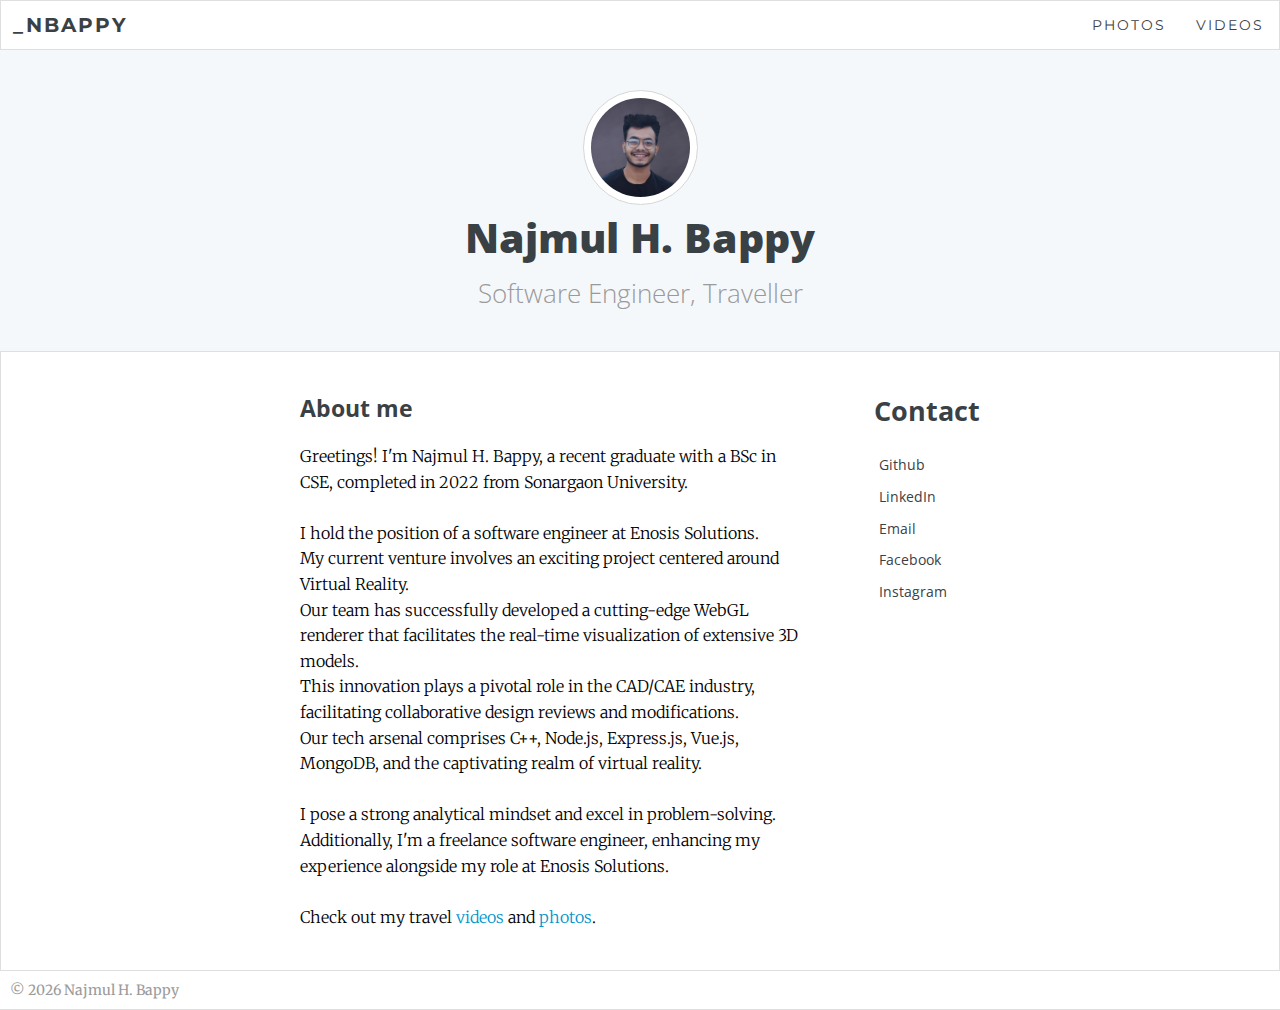
<file: index.html>
<!DOCTYPE html>
<html lang="en">
<head>
    <meta charset="UTF-8"/>
    <meta http-equiv="X-UA-Compatible" content="IE=edge"/>
    <meta name="viewport" content="width=device-width, initial-scale=1.0"/>
    <meta
            name="description"
            content="Najmul H. Bappy , bappy4u , software engineer"
    />
    <title>Home | Najmul H. Bappy</title>
    <link
            rel="icon"
            href="./assets/images/icon/icon.png"
            type="image/gif"
            sizes="16x16"
    />

    <link rel="preconnect" href="https://fonts.googleapis.com"/>
    <link rel="preconnect" href="https://fonts.gstatic.com" crossorigin/>
    <link rel="stylesheet" href="https://cdnjs.cloudflare.com/ajax/libs/font-awesome/6.5.1/css/all.min.css"
          integrity="sha512-DTOQO9RWCH3ppGqcWaEA1BIZOC6xxalwEsw9c2QQeAIftl+Vegovlnee1c9QX4TctnWMn13TZye+giMm8e2LwA=="
          crossorigin="anonymous" referrerpolicy="no-referrer"/>
    <link
            href="https://fonts.googleapis.com/css2?family=Montserrat:wght@600;700&family=Open+Sans:wght@300;400;600;700&family=Merriweather:wght@300;400;700&display=swap"
            rel="stylesheet"
    />
    <!-- Latest compiled and minified CSS -->

    <!-- <link type="text/css" rel="stylesheet" href="assets/css/style.css" /> -->
    <link type="text/css" rel="stylesheet" href="./assets/css/base.css"/>
</head>
<body>
<div class="main">
    <div class="menu">
        <nav>
            <div class="left-side-menu">
                <div class="brand">
                    <a href="#">_nBappy</a>
                </div>
            </div>
            <div class="right-side-menu">
                <div class="navbar">
                    <div class="ul">
                        <ul>
                            <!--                  <li><a href="./writings" class="menu-item">writing</a></li>-->
                            <!--                  <li>-->
                            <!--                    <a href="./projects" class="menu-item" id="m-caseStudy"-->
                            <!--                      >case study</a-->
                            <!--                    >-->
                            <!--                  </li>-->
                            <li><a href="./photos" class="menu-item">photos</a></li>
                            <li><a href="./videos" class="menu-item">videos</a></li>
                        </ul>
                    </div>
                </div>
            </div>
        </nav>
    </div>
    <header>
        <div class="info pd-40">
            <div class="container">
                <div class="photo">
                    <a href="" class="img"
                    ><img src="./assets/images/najmul-h-bappy.jpg" alt=""
                    /></a>
                </div>
                <div class="title">
                    <div class="name"><h1 class="title">Najmul H. Bappy</h1></div>
                </div>
                <div class="sub-title">
                    <h2>Software Engineer, Traveller</h2>
                </div>
            </div>
        </div>
    </header>
    <section class="home-body border-top pd-40">
        <div class="container b-content">
            <div class="about-me">
                <div class="sec-title"><h2 class="title">About me</h2></div>
                <div class="content">
                    <p class="about-detail">
                        Greetings! I'm Najmul H. Bappy, a recent graduate with a BSc in CSE, completed in 2022 from
                        Sonargaon University.
                        <br/>
                        <br/>
                        I hold the position of a software engineer at Enosis Solutions.<br/>
                        My current venture involves an exciting project centered around Virtual Reality.<br/>
                        Our team has successfully developed a cutting-edge WebGL renderer that facilitates the real-time
                        visualization of extensive 3D models.<br/>
                        This innovation plays a pivotal role in the CAD/CAE industry, facilitating collaborative design
                        reviews and modifications.<br/>
                        Our tech arsenal comprises C++, Node.js, Express.js, Vue.js, MongoDB, and the captivating realm
                        of virtual reality.<br/>
                        <br/>

                        I pose a strong analytical mindset and excel in problem-solving. <br/>
                        Additionally, I'm a freelance software engineer, enhancing my experience alongside my role at
                        Enosis Solutions.
                        <br>
                        <br>
                        Check out my travel
                        <a href="./videos" class="link">videos</a> and
                        <a href="./photos" class="link">photos</a>.

                    </p>
                </div>
            </div>
            <div class="contact">
                <div class="title">
                    <h3 class="title">Contact</h3>
                </div>
                <div class="social-link">
                    <ul>
                        <li>
                            <a
                                    href="https://github.com/Bappy4u"
                                    class="link"
                                    target="_blank"
                            ><i
                                    class="fab fa-fw fa-2x fa-github-square valign-middle"
                            ></i>
                                Github</a
                            >
                        </li>
                        <li>
                            <a
                                    href="https://www.linkedin.com/in/bappy4u/"
                                    class="link"
                                    target="_blank"
                            ><i
                                    class="fab fa-fw fa-2x fa-linkedin valign-middle"
                            ></i>
                                LinkedIn</a
                            >
                        </li>
                        <li>
                            <a
                                    href="mailto:http.bappy@gmail.com"
                                    class="link"
                                    target="_blank"
                            ><i
                                    class="fas fa-fw fa-2x fa-envelope-square valign-middle"
                            ></i>
                                Email</a
                            >
                        </li>
                        <li>
                            <a
                                    href="https://www.facebook.com/Bappy4u"
                                    class="link"
                                    target="_blank"
                            ><i
                                    class="fab fa-fw fa-2x fa-facebook-square valign-middle"
                            ></i>
                                <span></span>Facebook</a
                            >
                        </li>
                        <li>
                            <a
                                    href="https://www.instagram.com/bappy4u/"
                                    class="link"
                                    target="_blank"
                            ><i
                                    class="fab fa-fw fa-2x fa-instagram-square valign-middle"
                            ></i>
                                Instagram</a
                            >
                        </li>
                    </ul>
                </div>
            </div>
        </div>
    </section>
    <footer>
        <div class="footer-txt">
            &copy;
            <span id="copyright"> </span>
            Najmul H. Bappy
        </div>
        <div class="social-media">
            <ul>
                <li>
                    <a href="https://github.com/Bappy4u"
                    ><i class="fab fa-fw fa-2x fa-github-square valign-middle"></i
                    ></a>
                </li>
                <li>
                    <a href="https://www.linkedin.com/in/bappy4u/" target="_blank"
                    ><i
                            class="fab fa-fw fa-2x fa-linkedin valign-middle"
                    ></i>
                    </a>
                </li>
                <li>
                    <a href="https://www.facebook.com/Bappy4u" target="_blank"
                    ><i
                            class="fab fa-fw fa-2x fa-facebook-square valign-middle"
                    ></i>
                        <span></span
                        ></a>
                </li>
            </ul>
        </div>
    </footer>
</div>
</body>
<script src="./assets/js/main.js"></script>
</html>
</file>
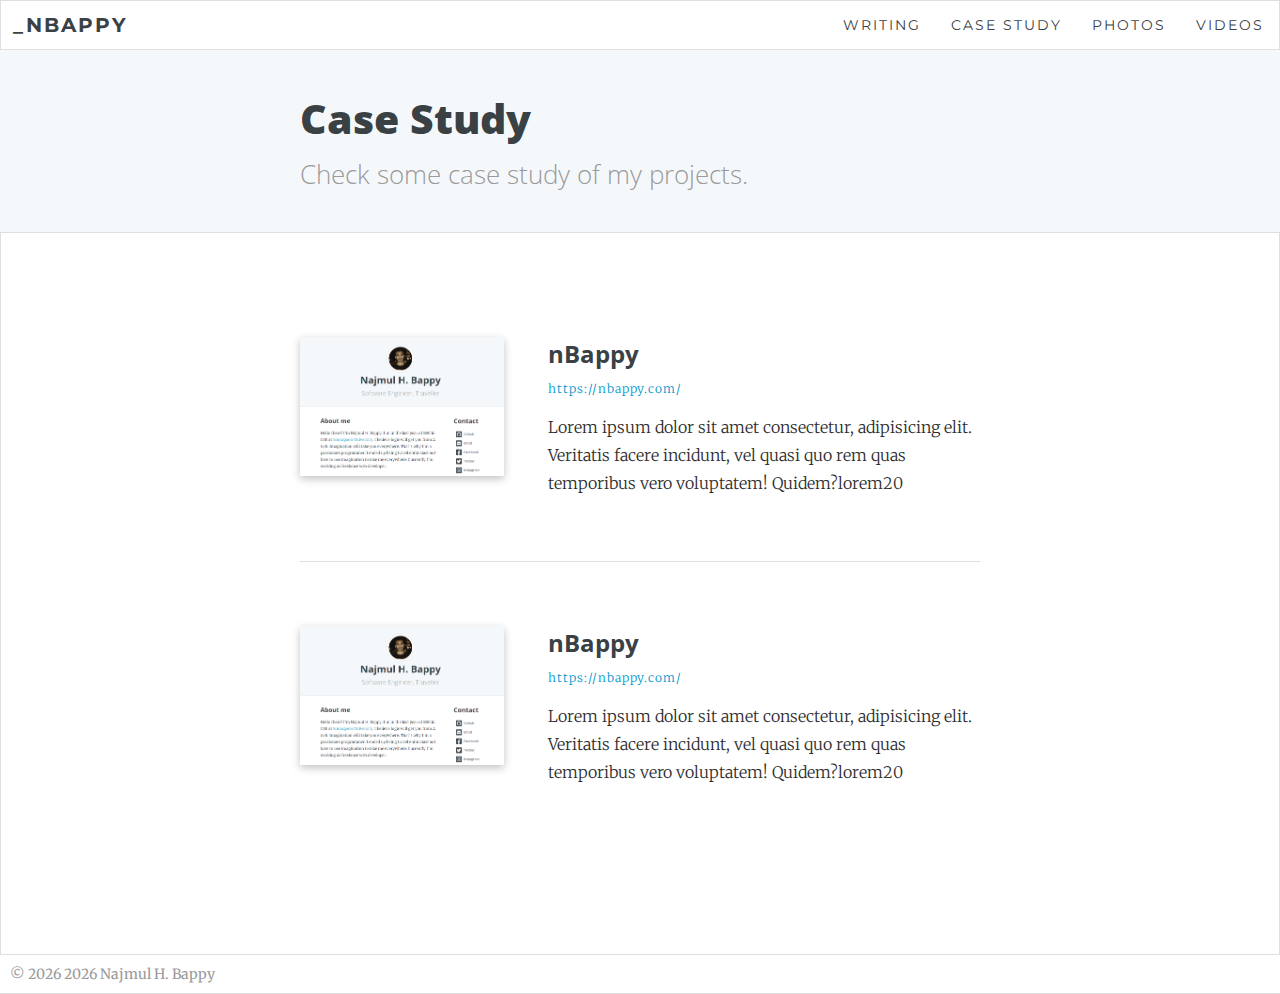
<file: projects/index.html>
<!DOCTYPE html>
<html lang="en">
  <head>
    <meta charset="UTF-8" />
    <meta http-equiv="X-UA-Compatible" content="IE=edge" />
    <meta name="viewport" content="width=device-width, initial-scale=1.0" />
    <meta
      name="description"
      content="Najmul H. Bappy , bappy4u , software engineer"
    />
    <title>Projects | Najmul H. Bappy</title>
    <link
      rel="icon"
      href="./../assets/images/icon/icon.png"
      type="image/gif"
      sizes="16x16"
    />

    <link rel="preconnect" href="https://fonts.googleapis.com" />
    <link rel="preconnect" href="https://fonts.gstatic.com" crossorigin />
    <link
      rel="stylesheet"
      href="https://cdnjs.cloudflare.com/ajax/libs/font-awesome/5.15.3/css/all.min.css"
      integrity="sha512-iBBXm8fW90+nuLcSKlbmrPcLa0OT92xO1BIsZ+ywDWZCvqsWgccV3gFoRBv0z+8dLJgyAHIhR35VZc2oM/gI1w=="
      crossorigin="anonymous"
      referrerpolicy="no-referrer"
    />
    <link
      href="https://fonts.googleapis.com/css2?family=Montserrat:wght@600;700&family=Open+Sans:wght@300;400;600;700&family=Merriweather:wght@300;400;700&display=swap"
      rel="stylesheet"
    />

    <!-- <link type="text/css" rel="stylesheet" href="assets/css/style.css" /> -->
    <link type="text/css" rel="stylesheet" href="./../assets/css/base.css" />
    <link type="text/css" rel="stylesheet" href="./../assets/css/post.css" />
  </head>
  <body>
    <div class="main">
      <div class="menu">
        <nav>
          <div class="left-side-menu">
            <div class="brand">
              <a href="./">_nBappy</a>
            </div>
          </div>
          <div class="right-side-menu">
            <div class="navbar">
              <div class="ul">
                <ul>
                  <li><a href="./../writings" class="menu-item">writing</a></li>
                  <li>
                    <a href="./../projects" class="menu-item" id="m-caseStudy"
                      >case study</a
                    >
                  </li>
                  <li><a href="./../photos" class="menu-item">photos</a></li>
                  <li><a href="./../videos" class="menu-item">videos</a></li>
                </ul>
              </div>
            </div>
          </div>
        </nav>
      </div>
      <header>
        <div class="info pd-40">
          <div class="nt-home container">
            <div class="title">
              <div class="name"><h1 class="title">Case Study</h1></div>
            </div>
            <div class="sub-title">
              <h2>Check some case study of my projects.</h2>
            </div>
          </div>
        </div>
      </header>
      <section class="home-body border-top pd-40">
        <div class="container">
          <main>
            <div class="post-item">
              <div class="photo">
                <a href="./single-project.html">
                  <img src="./../assets/images/project1.png" alt="" />
                </a>
              </div>
              <div class="des">
                <a href="./single-project.html">
                  <h3>nBappy</h3>
                </a>
                <a class="link" href="https://nbappy.me/" target="_blank"
                  >https://nbappy.com/</a
                >
                <a href="./single-project.html">
                  <div class="short-des">
                    Lorem ipsum dolor sit amet consectetur, adipisicing elit.
                    Veritatis facere incidunt, vel quasi quo rem quas temporibus
                    vero voluptatem! Quidem?lorem20
                  </div>
                </a>
              </div>
            </div>
            <div class="post-item">
              <div class="photo">
                <a href="./single-project.html">
                  <img src="./../assets/images/project1.png" alt="" />
                </a>
              </div>
              <div class="des">
                <a href="./projects/single-project.html">
                  <h3>nBappy</h3>
                </a>
                <a class="link" href="https://nbappy.me/" target="_blank"
                  >https://nbappy.com/</a
                >
                <a href="./single-project.html">
                  <div class="short-des">
                    Lorem ipsum dolor sit amet consectetur, adipisicing elit.
                    Veritatis facere incidunt, vel quasi quo rem quas temporibus
                    vero voluptatem! Quidem?lorem20
                  </div>
                </a>
              </div>
            </div>
          </main>
        </div>
      </section>
      <footer>
        <div class="footer-txt">
          &copy;
          <span id="copyright">
            <script>
              document
                .getElementById("copyright")
                .appendChild(document.createTextNode(new Date().getFullYear()));
            </script>
          </span>
          Najmul H. Bappy
        </div>
        <div class="social-media">
          <ul>
            <li>
              <a href="https://github.com/Bappy4u"
                ><i class="fab fa-fw fa-2x fa-github-square valign-middle"></i
              ></a>
            </li>
            <li>
              <a href="mailto:http.bappy@gmail.com" target="_blank"
                ><i
                  class="fas fa-fw fa-2x fa-envelope-square valign-middle"
                ></i>
              </a>
            </li>
            <li>
              <a href="https://www.facebook.com/Bappy4u" target="_blank"
                ><i
                  class="fab fa-fw fa-2x fa-facebook-square valign-middle"
                ></i>
                <span></span
              ></a>
            </li>
          </ul>
        </div>
      </footer>
    </div>
    <script src="./../assets/js/main.js"></script>
  </body>
</html>
</file>
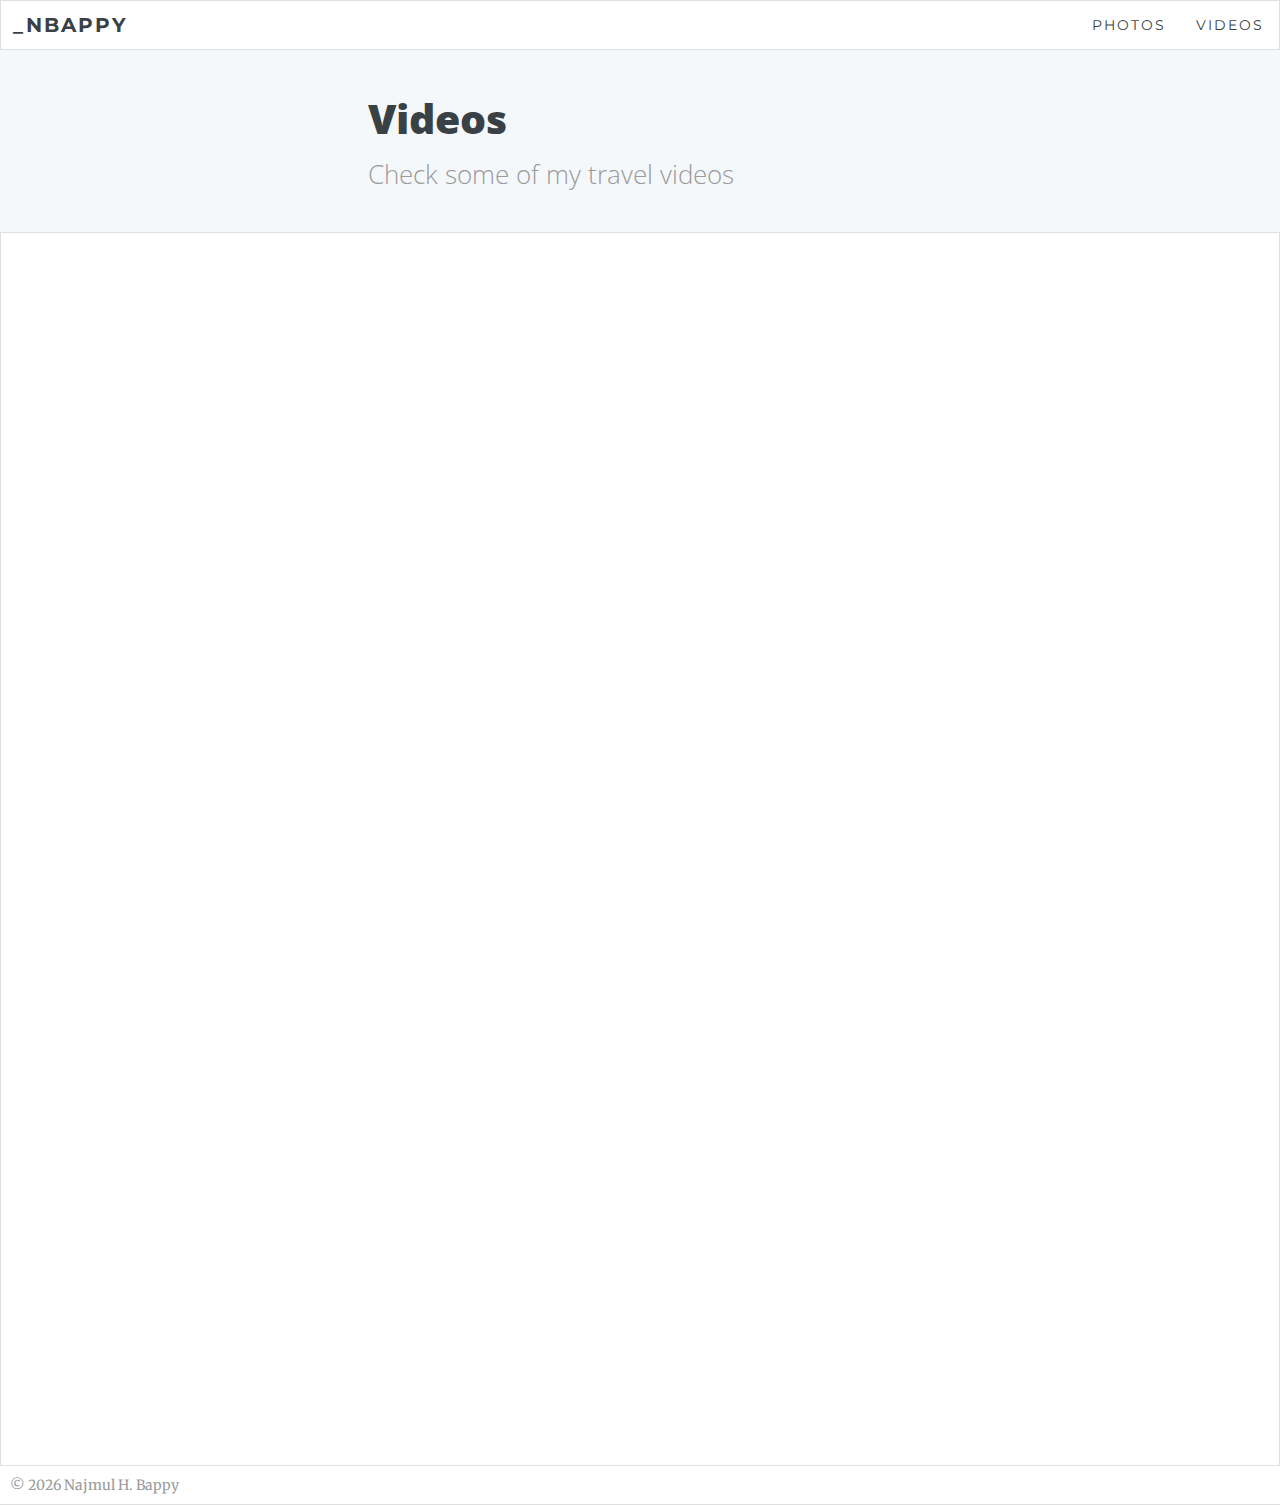
<file: videos/index.html>
<!DOCTYPE html>
<html lang="en">
  <head>
    <meta charset="UTF-8" />
    <meta http-equiv="X-UA-Compatible" content="IE=edge" />
    <meta name="viewport" content="width=device-width, initial-scale=1.0" />
    <meta
      name="description"
      content="Najmul H. Bappy , bappy4u , software engineer"
    />
    <title>Videos | Najmul H. Bappy</title>
    <link
      rel="icon"
      href="./../assets/images/icon/icon.png"
      type="image/gif"
      sizes="16x16"
    />

    <link rel="preconnect" href="https://fonts.googleapis.com" />
    <link rel="preconnect" href="https://fonts.gstatic.com" crossorigin />
    <link
      rel="stylesheet"
      href="https://cdnjs.cloudflare.com/ajax/libs/font-awesome/5.15.3/css/all.min.css"
      integrity="sha512-iBBXm8fW90+nuLcSKlbmrPcLa0OT92xO1BIsZ+ywDWZCvqsWgccV3gFoRBv0z+8dLJgyAHIhR35VZc2oM/gI1w=="
      crossorigin="anonymous"
      referrerpolicy="no-referrer"
    />
    <link
      href="https://fonts.googleapis.com/css2?family=Montserrat:wght@600;700&family=Open+Sans:wght@300;400;600;700&family=Merriweather:wght@300;400;700&display=swap"
      rel="stylesheet"
    />

    <!-- <link type="text/css" rel="stylesheet" href="assets/css/style.css" /> -->
    <link type="text/css" rel="stylesheet" href="../assets/css/base.css" />
  </head>
  <body>
    <div class="main">
      <div class="menu">
        <nav>
          <div class="left-side-menu">
            <div class="brand">
              <a href="./../">_nBappy</a>
            </div>
          </div>
          <div class="right-side-menu">
            <div class="navbar">
              <div class="ul">
                <ul>
<!--                  <li><a href="./../writings" class="menu-item">writing</a></li>-->
<!--                  <li>-->
<!--                    <a href="./../projects" class="menu-item" id="m-caseStudy"-->
<!--                      >case study</a-->
<!--                    >-->
<!--                  </li>-->
                  <li><a href="./../photos" class="menu-item">photos</a></li>
                  <li><a href="./../videos" class="menu-item">videos</a></li>
                </ul>
              </div>
            </div>
          </div>
        </nav>
      </div>
      <header>
        <div class="info pd-40">
          <div class="nt-home container">
            <div class="container">
              <div class="title">
                <div class="name"><h1 class="title">Videos</h1></div>
              </div>
              <div class="sub-title">
                <h2>Check some of my travel videos</h2>
              </div>
            </div>
          </div>
        </div>
      </header>
      <section class="home-body border-top pd-40">
        <div class="container">
          <div class="video">
            <div class="player">
              <div class="frame">
                <iframe
                  src="https://www.youtube-nocookie.com/embed/nSlT12hw4IA"
                  title="YouTube video player"
                  frameborder="0"
                  allow="accelerometer; autoplay; clipboard-write; encrypted-media; gyroscope; picture-in-picture"
                  allowfullscreen
                ></iframe>
              </div>
              <div class="frame">
                <iframe
                  src="https://www.youtube-nocookie.com/embed/z5b9WgruBKY"
                  title="YouTube video player"
                  frameborder="0"
                  allow="accelerometer; autoplay; clipboard-write; encrypted-media; gyroscope; picture-in-picture"
                  allowfullscreen
                ></iframe>
              </div>
              <div class="frame">
                <iframe
                  src="https://www.youtube-nocookie.com/embed/rO6NN3lI6Do"
                  title="YouTube video player"
                  frameborder="0"
                  allow="accelerometer; autoplay; clipboard-write; encrypted-media; gyroscope; picture-in-picture"
                  allowfullscreen
                ></iframe>
              </div>
            </div>
          </div>
        </div>
      </section>
      <footer>
        <div class="footer-txt">
          &copy;
          <span id="copyright"> </span>
          Najmul H. Bappy
        </div>
        <div class="social-media">
          <ul>
            <li>
              <a href="https://github.com/Bappy4u"
                ><i class="fab fa-fw fa-2x fa-github-square valign-middle"></i
              ></a>
            </li>
            <li>
              <a href="https://www.linkedin.com/in/bappy4u/" target="_blank"
              ><i
                      class="fab fa-fw fa-2x fa-linkedin valign-middle"
              ></i>
              </a>
            </li>
            <li>
              <a href="https://www.facebook.com/Bappy4u" target="_blank"
                ><i
                  class="fab fa-fw fa-2x fa-facebook-square valign-middle"
                ></i>
                <span></span
              ></a>
            </li>
          </ul>
        </div>
      </footer>
    </div>
    <script src="./../assets/js/main.js"></script>
  </body>
</html>
</file>
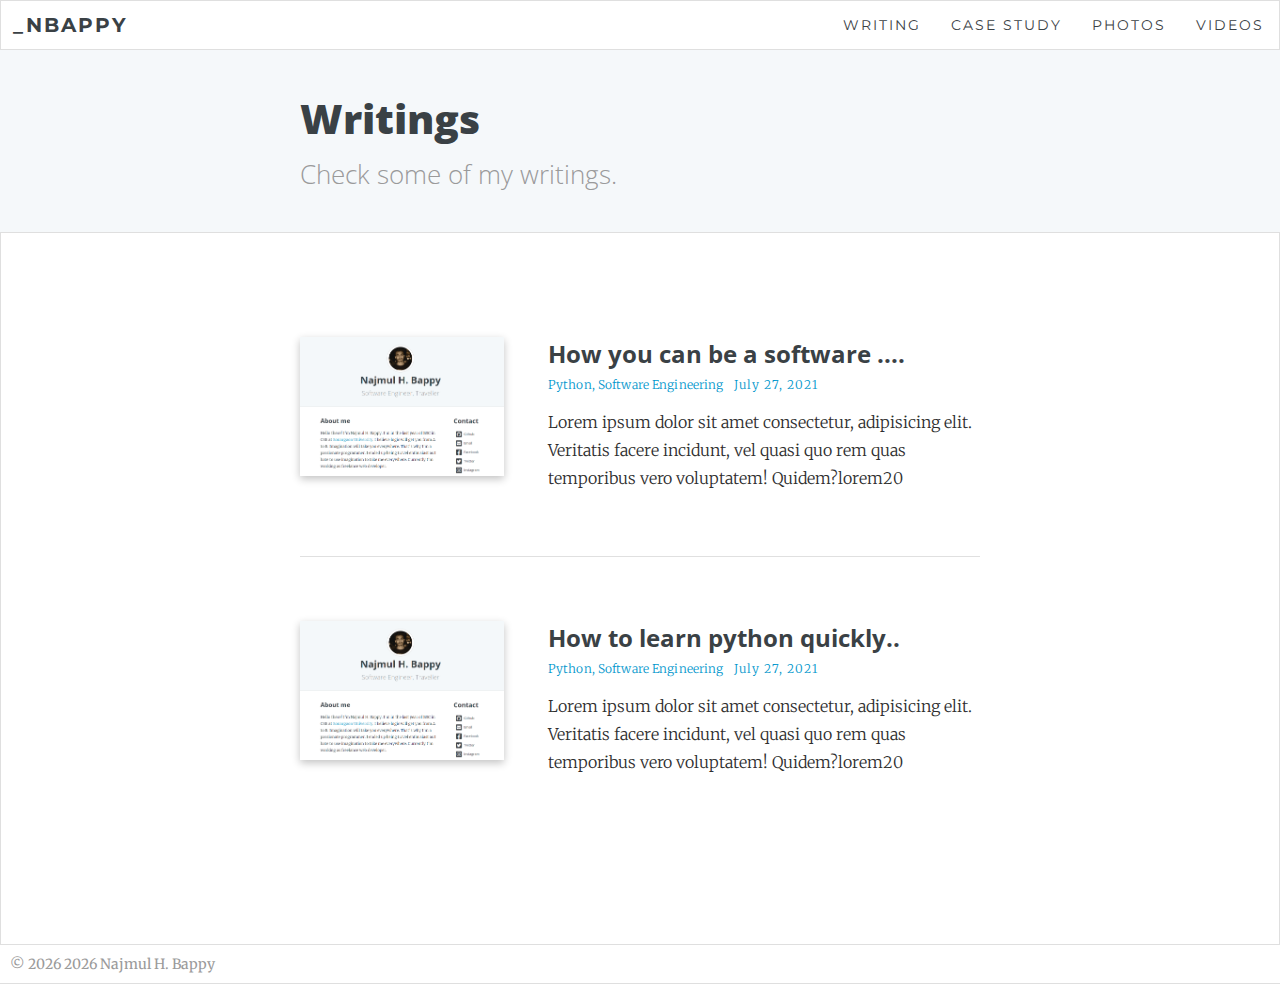
<file: writings/index.html>
<!DOCTYPE html>
<html lang="en">
  <head>
    <meta charset="UTF-8" />
    <meta http-equiv="X-UA-Compatible" content="IE=edge" />
    <meta name="viewport" content="width=device-width, initial-scale=1.0" />
    <meta
      name="description"
      content="Najmul H. Bappy , bappy4u , software engineer"
    />
    <title>Home | Najmul H. Bappy</title>
    <link
      rel="icon"
      href="./../assets/images/icon/icon.png"
      type="image/gif"
      sizes="16x16"
    />

    <link rel="preconnect" href="https://fonts.googleapis.com" />
    <link rel="preconnect" href="https://fonts.gstatic.com" crossorigin />
    <link
      rel="stylesheet"
      href="https://cdnjs.cloudflare.com/ajax/libs/font-awesome/5.15.3/css/all.min.css"
      integrity="sha512-iBBXm8fW90+nuLcSKlbmrPcLa0OT92xO1BIsZ+ywDWZCvqsWgccV3gFoRBv0z+8dLJgyAHIhR35VZc2oM/gI1w=="
      crossorigin="anonymous"
      referrerpolicy="no-referrer"
    />
    <link
      href="https://fonts.googleapis.com/css2?family=Montserrat:wght@600;700&family=Open+Sans:wght@300;400;600;700&family=Merriweather:wght@300;400;700&display=swap"
      rel="stylesheet"
    />

    <!-- <link type="text/css" rel="stylesheet" href="assets/css/style.css" /> -->
    <link type="text/css" rel="stylesheet" href="./../assets/css/base.css" />
    <link type="text/css" rel="stylesheet" href="./../assets/css/post.css" />
  </head>
  <body>
    <div class="main">
      <div class="menu">
        <nav>
          <div class="left-side-menu">
            <div class="brand">
              <a href="https://nbappy.me/">_nBappy</a>
            </div>
          </div>
          <div class="right-side-menu">
            <div class="navbar">
              <div class="ul">
                <ul>
                  <li><a href="./../writings" class="menu-item">writing</a></li>
                  <li>
                    <a href="../projects" class="menu-item" id="m-caseStudy"
                      >case study</a
                    >
                  </li>
                  <li><a href="./../photos" class="menu-item">photos</a></li>
                  <li><a href="./../videos" class="menu-item">videos</a></li>
                </ul>
              </div>
            </div>
          </div>
        </nav>
      </div>
      <header>
        <div class="info pd-40">
          <div class="nt-home container">
            <div class="title">
              <div class="name"><h1 class="title">Writings</h1></div>
            </div>
            <div class="sub-title">
              <h2>Check some of my writings.</h2>
            </div>
          </div>
        </div>
      </header>
      <section class="home-body border-top pd-40">
        <div class="container">
          <main>
            <div class="post-item">
              <div class="photo">
                <a href="./../projects/single-project.html">
                  <img src="./../assets/images/project1.png" alt="" />
                </a>
              </div>
              <div class="des">
                <a href="./../projects/single-project.html">
                  <h3>How you can be a software ....</h3>
                </a>
                <div class="meta link">
                  <i class="fa fa-tags" aria-hidden="true"></i>
                  <a class="link" href="./../writings/tag/python"
                    >Python, Software Engineering
                  </a>
                  &nbsp;
                  <i class="fa fa-calendar" aria-hidden="true"></i> July 27,
                  2021
                </div>
                <a href="./../projects/single-project.html">
                  <div class="short-des">
                    Lorem ipsum dolor sit amet consectetur, adipisicing elit.
                    Veritatis facere incidunt, vel quasi quo rem quas temporibus
                    vero voluptatem! Quidem?lorem20
                  </div>
                </a>
              </div>
            </div>
            <div class="post-item">
              <div class="photo">
                <a href="./../projects/single-project.html">
                  <img src="./../assets/images/project1.png" alt="" />
                </a>
              </div>
              <div class="des">
                <a href="./../projects/single-project.html">
                  <h3>How to learn python quickly..</h3>
                </a>
                <div class="meta link">
                  <i class="fa fa-tags" aria-hidden="true"></i>
                  <a class="link" href="./../writings/tag/python"
                    >Python, Software Engineering
                  </a>
                  &nbsp;
                  <i class="fa fa-calendar" aria-hidden="true"></i> July 27,
                  2021
                </div>
                <a href="./../projects/single-project.html">
                  <div class="short-des">
                    Lorem ipsum dolor sit amet consectetur, adipisicing elit.
                    Veritatis facere incidunt, vel quasi quo rem quas temporibus
                    vero voluptatem! Quidem?lorem20
                  </div>
                </a>
              </div>
            </div>
          </main>
        </div>
      </section>
      <footer>
        <div class="footer-txt">
          &copy;
          <span id="copyright">
            <script>
              document
                .getElementById("copyright")
                .appendChild(document.createTextNode(new Date().getFullYear()));
            </script>
          </span>
          Najmul H. Bappy
        </div>
        <div class="social-media">
          <ul>
            <li>
              <a href="https://github.com/Bappy4u"
                ><i class="fab fa-fw fa-2x fa-github-square valign-middle"></i
              ></a>
            </li>
            <li>
              <a href="mailto:http.bappy@gmail.com" target="_blank"
                ><i
                  class="fas fa-fw fa-2x fa-envelope-square valign-middle"
                ></i>
              </a>
            </li>
            <li>
              <a href="https://www.facebook.com/Bappy4u" target="_blank"
                ><i
                  class="fab fa-fw fa-2x fa-facebook-square valign-middle"
                ></i>
                <span></span
              ></a>
            </li>
          </ul>
        </div>
      </footer>
    </div>
    <script src="./../assets/js/main.js"></script>
  </body>
</html>
</file>
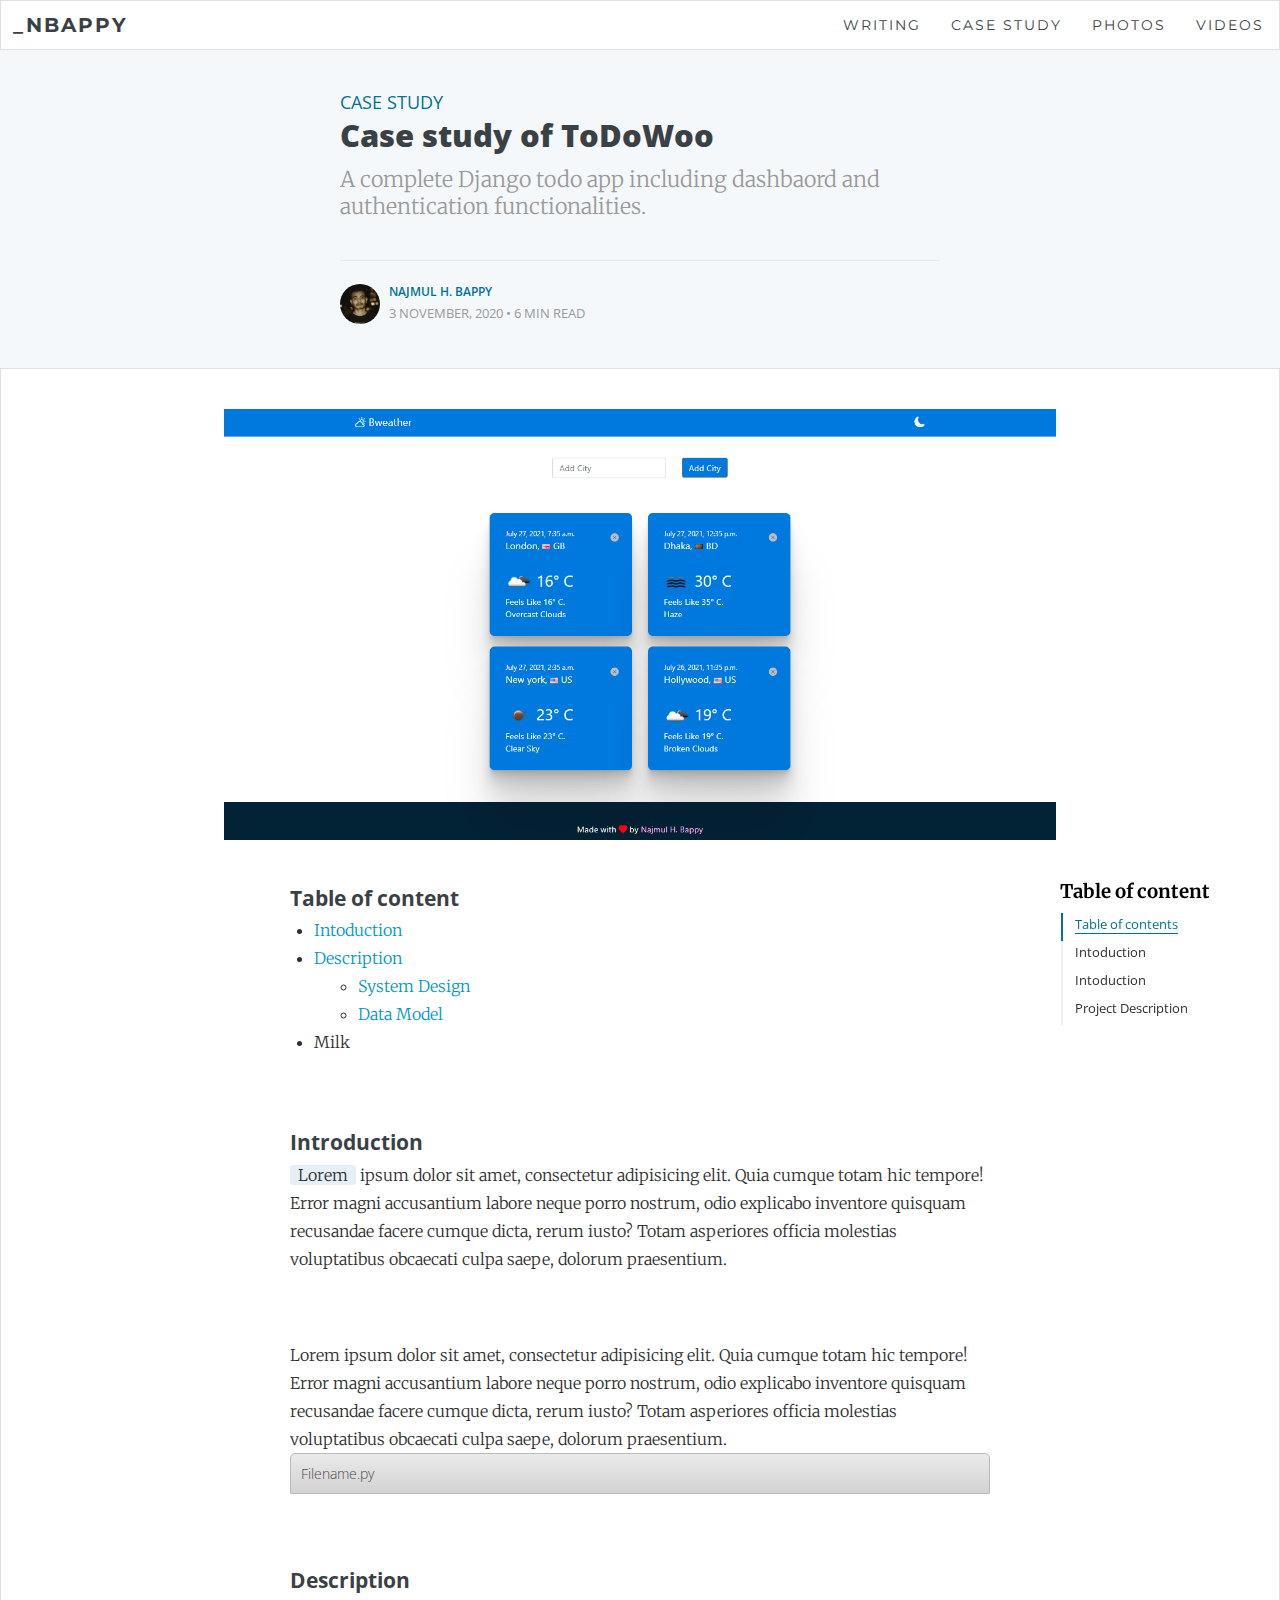
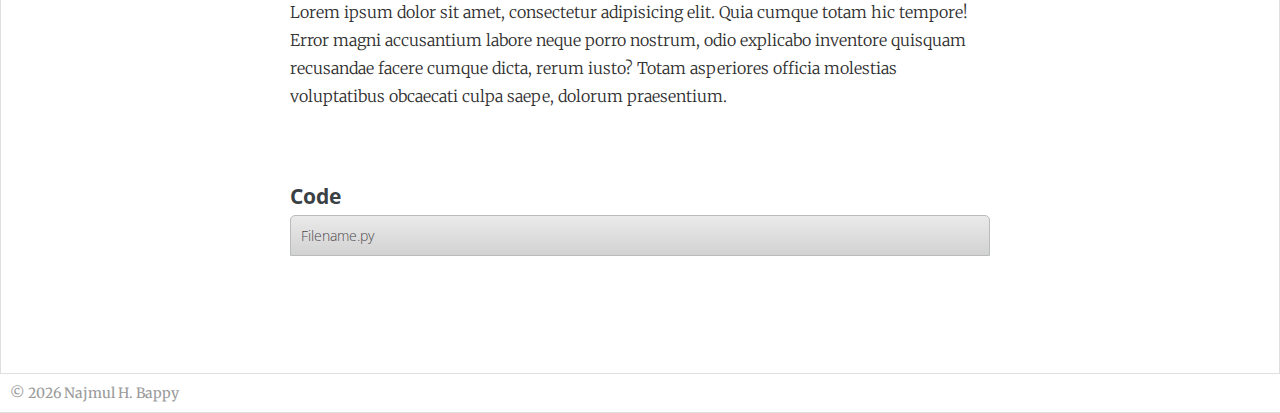
<file: projects/single-project.html>
<!DOCTYPE html>
<html lang="en">
  <head>
    <meta charset="UTF-8" />
    <meta http-equiv="X-UA-Compatible" content="IE=edge" />
    <meta name="viewport" content="width=device-width, initial-scale=1.0" />
    <meta
      name="description"
      content="Najmul H. Bappy , bappy4u , software engineer"
    />
    <title>project title | Najmul H. Bappy</title>
    <link
      rel="icon"
      href="./../assets/images/icon/icon.png"
      type="image/gif"
      sizes="16x16"
    />

    <link rel="preconnect" href="https://fonts.googleapis.com" />
    <link rel="preconnect" href="https://fonts.gstatic.com" crossorigin />
    <link
      rel="stylesheet"
      href="https://cdnjs.cloudflare.com/ajax/libs/font-awesome/5.15.3/css/all.min.css"
      integrity="sha512-iBBXm8fW90+nuLcSKlbmrPcLa0OT92xO1BIsZ+ywDWZCvqsWgccV3gFoRBv0z+8dLJgyAHIhR35VZc2oM/gI1w=="
      crossorigin="anonymous"
      referrerpolicy="no-referrer"
    />

    <link
      href="https://fonts.googleapis.com/css2?family=Montserrat:wght@600;700&family=Open+Sans:wght@300;400;600;700&family=Merriweather:wght@300;400;700&display=swap"
      rel="stylesheet"
    />

    <!-- <link type="text/css" rel="stylesheet" href="assets/css/style.css" /> -->
    <link type="text/css" rel="stylesheet" href="./../assets/css/gist-dark.css" />
    <link type="text/css" rel="stylesheet" href="./../assets/css/base.css" />
    <link type="text/css" rel="stylesheet" href="./../assets/css/post.css" />
    <style></style>
  </head>
  <body>
    <div class="main">
      <div class="menu">
        <nav>
          <div class="left-side-menu">
            <div class="brand">
              <a href="/">_nBappy</a>
            </div>
          </div>
          <div class="right-side-menu">
            <div class="navbar">
              <div class="ul">
                <ul>
                  <li><a href="./../writings" class="menu-item">writing</a></li>
                  <li><a href="./../projects" class="menu-item">case study</a></li>
                  <li><a href="./../photos" class="menu-item">photos</a></li>
                  <li><a href="./../videos" class="menu-item">videos</a></li>
                </ul>
              </div>
            </div>
          </div>
        </nav>
      </div>
      <header>
        <div class="info pd-40 container">
          <div class="title">
            <div class="name">
              <div class="single-post-top-title">case study</div>
              <h1 class="title single-post-title">Case study of ToDoWoo</h1>
            </div>
          </div>
          <div class="sub-title single-post-sub-title">
            <h2>
              A complete Django todo app including dashbaord and authentication
              functionalities.
            </h2>
          </div>
          <div class="post-details">
            <div class="a-avatar">
              <img src="./../assets/images/najmul-h-bappy-black2.jpg" alt="" />
            </div>
            <div class="det">
              <div class="a-name">
                <span class="a-name"><a href="">Najmul H. Bappy</a></span>
              </div>
              <div class="pub-date">
                <span class="pub-date">3 NOVEMBER, 2020</span>
                <span class="bull">•</span>
                <span class="read-time">6 min read</span>
              </div>
            </div>
          </div>
        </div>
      </header>
      <section class="home-body border-top pd-40">
        <div class="post-main-content">
          <article>
          <img src="./../assets/images/project2.png" alt="" />
            <div class="post-full-content" id="post-content">
              <aside class="toc">
                <nav>
                  <h3>Table of content</h3>
                  <ul>
                    <li>
                      <a href="#table-of-content">Table of contents</a>
                    </li>
                    <li><a href="#item-2">Intoduction</a></li>
                    <li><a href="#item-3">Intoduction</a></li>
                    <li><a href="#item-4">Project Description</a></li>
                  </ul>
                </nav>
              </aside>
              <div class="post-content">
                <div id="table-of-content">
                  

                  <h3 class="title">Table of content</h3>
                  <p>
                    <ul>
                      <li><a href="#item-2">Intoduction</a></li>
                      <li><a href="#item-2">Description</a>
                        <ul>
                          <li><a href="#item-2">System Design</a></li>
                          <li><a href="#item-2">Data Model</a></li>
                        </ul>
                      </li>
                      <li>Milk</li>
                    </ul>

                  </p>
                </div>
                <br />
                <div id="item-2">
                <h3 class="title">Introduction</h3>
                  <span class="im">Lorem</span> ipsum dolor sit amet, consectetur adipisicing elit. Quia
                  cumque totam hic tempore! Error magni accusantium labore neque
                  porro nostrum, odio explicabo inventore quisquam recusandae
                  facere cumque dicta, rerum iusto? Totam asperiores officia
                  molestias voluptatibus obcaecati culpa saepe, dolorum
                  praesentium.
                </div>
                <br />
                <div id="item-3">
                  Lorem ipsum dolor sit amet, consectetur adipisicing elit. Quia
                  cumque totam hic tempore! Error magni accusantium labore neque
                  porro nostrum, odio explicabo inventore quisquam recusandae
                  facere cumque dicta, rerum iusto? Totam asperiores officia
                  molestias voluptatibus obcaecati culpa saepe, dolorum
                  praesentium.
                  <div class="code">
                    <p class="file-name">Filename.py</p>
                    <script src="https://gist.github.com/Bappy4u/c64767c04752c82476b6d17b2f931de9.js"></script>
                  </div>
                </div>
                <br />
                <div id="item-4">
                <h3 class="title">Description</h3>
                  Lorem ipsum dolor sit amet, consectetur adipisicing elit. Quia
                  cumque totam hic tempore! Error magni accusantium labore neque
                  porro nostrum, odio explicabo inventore quisquam recusandae
                  facere cumque dicta, rerum iusto? Totam asperiores officia
                  molestias voluptatibus obcaecati culpa saepe, dolorum
                  praesentium.
                </div>
                <br />
                <div id="item-4">
                <h3 class="title">Code</h3>
                  <div class="code">
                    <p class="file-name">Filename.py</p>
                    <script src="https://gist.github.com/Bappy4u/c64767c04752c82476b6d17b2f931de9.js"></script>
                  </div>
                </div>
              </div>
            </div>
          </article>
        </div>
      </section>
      <footer>
        <div class="footer-txt">
          &copy;
          <span id="copyright">
            <script>
              document
                .getElementById("copyright")
                .appendChild(document.createTextNode(new Date().getFullYear()));
            </script>
          </span>
          Najmul H. Bappy
        </div>
        <div class="social-media">
          <ul>
            <li>
              <a href="https://github.com/Bappy4u"
                ><i class="fab fa-fw fa-2x fa-github-square valign-middle"></i
              ></a>
            </li>
            <li>
              <a href="mailto:http.bappy@gmail.com" target="_blank"
                ><i
                  class="fas fa-fw fa-2x fa-envelope-square valign-middle"
                ></i>
              </a>
            </li>
            <li>
              <a href="https://www.facebook.com/Bappy4u" target="_blank"
                ><i
                  class="fab fa-fw fa-2x fa-facebook-square valign-middle"
                ></i>
                <span></span
              ></a>
            </li>
          </ul>
        </div>
      </footer>
    </div>
    <script src="./../assets/js/scroll.js"></script>
  </body>
</html>
</file>
<file: assets/css/style.css>
/* No CSS *//*# sourceMappingURL=style.css.map */
</file>
<file: assets/css/base.css>
* {
  -webkit-box-sizing: border-box;
          box-sizing: border-box;
  margin: 0;
  padding: 0;
}

body {
  font-family: "Merriweather", sans-serif;
  display: block;
}

body .main {
  height: 100%;
  min-height: 100vh;
}

body .main .video {
  text-align: center;
}

body .main .video .frame {
  padding-top: 30px;
}

body .main a {
  color: #0096cc;
  text-decoration: none;
}

body .main .pd-40 {
  padding: 40px;
}

body .main .border-top {
  border: 1px solid rgba(0, 0, 0, 0.125);
}

body .main .valign-middle {
  vertical-align: middle;
}

body .main .title {
  color: #3a4145;
  font-family: "Open Sans", sans-serif;
  font-size: 1.3em;
}

body .main .container {
  width: 80%;
  max-width: 680px;
  margin: auto;
}

body .main .menu nav {
  border: 1px solid rgba(0, 0, 0, 0.125);
  display: -ms-grid;
  display: grid;
  -webkit-box-align: center;
      -ms-flex-align: center;
          align-items: center;
      grid-template-areas: "brand menu";
  font-family: "Montserrat", sans-serif;
}

body .main .menu nav .left-side-menu {
  -ms-grid-row: 1;
  -ms-grid-column: 1;
  grid-area: brand;
}

body .main .menu nav .left-side-menu .brand a {
  display: inline-block;
  text-decoration: none;
  color: #3a4145;
  font-size: 20px;
  font-weight: bold;
  padding: 12px;
  letter-spacing: 2px;
  text-transform: uppercase;
}

body .main .menu nav .left-side-menu .brand a:hover {
  color: #007199;
  background-color: rgba(0, 116, 217, 0.2);
}

body .main .menu nav .right-side-menu {
  -ms-grid-row: 1;
  -ms-grid-column: 2;
  grid-area: menu;
}

body .main .menu nav .right-side-menu .navbar {
  float: right;
}

body .main .menu nav .right-side-menu .navbar ul {
  display: -ms-grid;
  display: grid;
  -ms-grid-columns: auto auto auto auto;
      grid-template-columns: auto auto auto auto;
}

body .main .menu nav .right-side-menu .navbar ul li {
  list-style: none;
}

body .main .menu nav .right-side-menu .navbar ul li a {
  text-transform: uppercase;
  text-decoration: none;
  color: #3a4145;
  font-size: 14px;
  display: inline-block;
  padding: 15px;
  letter-spacing: 2px;
}

body .main .menu nav .right-side-menu .navbar ul li a:hover {
  color: #007199;
  background-color: rgba(0, 116, 217, 0.2);
}

body .main header {
  background: #f5f8fa;
}

body .main header .info {
  text-align: center;
}

body .main header .info .nt-home .title {
  text-align: left;
}

body .main header .info .nt-home .sub-title {
  text-align: left;
}

body .main header .info .photo img {
  height: 115px;
  width: 115px;
  border-radius: 50%;
  background-color: #fff;
  padding: 7px;
  border: 1px solid #d6d6d6;
  image-rendering: -moz-crisp-edges;
  /* Firefox        */
  image-rendering: -o-crisp-edges;
  /* Opera          */
  image-rendering: -webkit-optimize-contrast;
  /* Safari         */
  image-rendering: optimize-contrast;
  /* CSS3 Proposed  */
  -ms-interpolation-mode: nearest-neighbor;
}

body .main header .info .photo img:hover {
  border: 1px solid #3a4145;
}

body .main header .info .title {
  font-size: 1.6em;
  font-family: "Open Sans", sans-serif;
  font-weight: 800;
  margin-bottom: 10px;
}

body .main header .info .single-post-title {
  text-align: left;
  font-size: 1.2em;
}

body .main header .info .single-post-top-title {
  font-size: 0.7em;
  text-align: left;
  font-weight: 400;
  color: #007199;
  text-transform: uppercase;
}

body .main header .info .sub-title {
  color: #9a9a9a;
  font-family: "Open Sans", sans-serif;
  font-size: 1.1em;
}

body .main header .info .sub-title h2 {
  font-weight: 300;
}

body .main header .info .single-post-sub-title {
  color: #9a9a9a;
  font-family: "Merriweather", sans-serif;
  font-size: 0.9em;
  text-align: left;
}

body .main header .info .single-post-sub-title h2 {
  font-weight: 300;
}

body .main .home-body .b-content {
  display: -ms-grid;
  display: grid;
  -webkit-column-gap: 4.5rem;
          column-gap: 4.5rem;
      grid-template-areas: "about contact";
}

body .main .home-body .b-content .about-me {
  -ms-grid-row: 1;
  -ms-grid-column: 1;
  grid-area: about;
}

body .main .home-body .b-content .about-me .sec-title {
  font-size: 18px;
}

body .main .home-body .b-content .about-me .about-detail {
  padding-top: 20px;
  line-height: 1.6;
  font-weight: 300;
  font-family: "Merriweather", sans-serif;
}

body .main .home-body .b-content .contact {
  -ms-grid-row: 1;
  -ms-grid-column: 2;
  grid-area: contact;
}

body .main .home-body .b-content .contact .title {
  margin-bottom: 20px;
}

body .main .home-body .b-content .contact ul li {
  list-style: none;
  padding: 5px;
}

body .main .home-body .b-content .contact ul li a {
  font-family: "Open Sans", sans-serif;
  font-size: 0.875em;
  color: #3a4145;
}

body .main .home-body .b-content .contact ul li a:hover {
  color: #007199;
}

body .main footer {
  display: -ms-grid;
  display: grid;
  -ms-grid-columns: auto auto;
      grid-template-columns: auto auto;
  border-bottom: 1px solid rgba(0, 0, 0, 0.125);
}

body .main footer .footer-txt {
  padding: 10px;
  font-size: 0.875em;
  color: #9a9a9a;
}

body .main footer .social-media {
  -ms-flex-item-align: center;
      -ms-grid-row-align: center;
      align-self: center;
}

body .main footer .social-media ul {
  text-align: right;
}

body .main footer .social-media ul li {
  display: inline-block;
  vertical-align: middle;
  font-size: 0.8em;
}

body .main footer .social-media ul li a {
  color: #2e2e2e !important;
}

body iframe {
  width: 80%;
  height: 350px;
}

@media only screen and (max-width: 600px) {
  .home-body {
    padding: 40px 10px !important;
  }
  .home-body .container {
    width: 90% !important;
  }
  .home-body .b-content {
    display: block !important;
  }
  .home-body .contact .title {
    margin-top: 2em;
  }
  .home-body iframe {
    width: 100%;
    height: auto;
  }
  .main .title {
    font-size: 1.1em !important;
  }
  .main .menu nav {
    display: block !important;
  }
  .main .menu nav .brand {
    text-align: center;
  }
  .main .menu nav .right-side-menu {
    border: 1px solid #e5eff5;
  }
  .main .menu nav .right-side-menu .navbar {
    float: inherit !important;
  }
  .main .menu nav .ul {
    display: block !important;
  }
  .main .menu nav ul {
    background: #ffffff !important;
  }
  .main .menu nav ul li a {
    padding: 10px !important;
    letter-spacing: 2px !important;
    font-size: 0.8em !important;
    letter-spacing: 0.1em !important;
  }
  .main header .info {
    padding: 30px 0;
  }
  .main header .info .title {
    font-size: 1.3em !important;
  }
  .main header .info .sub-title {
    font-size: 0.9em !important;
  }
}
/*# sourceMappingURL=base.css.map */
</file>
<file: assets/css/post.css>
html {
  scroll-behavior: smooth;
}

body .info .post-details {
  text-align: left;
  margin-top: 40px;
  border-top: 1px solid #e4eaed;
  padding-top: 20px;
}

body .info .post-details .a-avatar {
  display: inline-block;
  text-align: left;
  padding-right: 5px;
}

body .info .post-details .a-avatar img {
  width: 100%;
  height: auto;
  max-width: 40px;
  border-radius: 50%;
}

body .info .post-details .det {
  display: inline-block;
  vertical-align: super;
  font-family: "Open Sans", sans-serif;
  font-size: 0.8em;
  text-transform: uppercase;
  line-height: 1.7;
}

body .info .post-details .det .a-name a {
  color: #007199;
  text-transform: uppercase;
  line-height: 1.5;
  font-size: 0.9em;
  font-weight: 600;
}

body .info .post-details .det .a-name:hover {
  text-decoration: underline;
}

body .info .post-details .det .pub-date {
  color: #9a9a9a;
}

body .home-body {
  position: relative;
  padding: 40px 5vw !important;
}

body .home-body .post-main-content {
  margin: 0 auto;
  max-width: 1040px;
  width: 100%;
}

body .home-body .post-main-content img {
  width: 80%;
  display: block;
  margin: auto;
}

body .home-body .post-main-content #post-content {
  display: -webkit-box;
  display: -ms-flexbox;
  display: flex;
  -webkit-box-align: start;
      -ms-flex-align: start;
          align-items: flex-start;
  padding: 0 170px 6vw;
}

body .home-body .post-main-content #post-content .toc {
  -webkit-box-ordinal-group: 2;
      -ms-flex-order: 1;
          order: 1;
  position: -webkit-sticky;
  position: sticky;
  top: 120px;
  min-width: 260px;
  padding: 0 2.4rem;
  margin-left: 2em;
  font-size: 16px;
  overflow: hidden;
  padding-top: 40px;
}

body .home-body .post-main-content #post-content .toc ul {
  padding: 0.6rem 0 0 0.9rem;
  position: relative;
}

body .home-body .post-main-content #post-content .toc ul li {
  list-style: none;
  margin-bottom: calc(1em / 2);
}

body .home-body .post-main-content #post-content .toc ul li a {
  color: #2e2e2e;
  height: 100%;
  font-family: "Open Sans", sans-serif;
  font-size: 0.8em;
}

body .home-body .post-main-content #post-content .toc ul li a::before {
  background-color: #eee;
  content: " ";
  display: inline-block;
  height: inherit;
  left: 0;
  position: absolute;
  width: 2px;
  margin-left: 1px;
}

body .home-body .post-main-content #post-content .toc ul li a:hover {
  color: #007199 !important;
  border-bottom: 1px solid #007199;
}

body .home-body .post-main-content #post-content .toc ul li a.active {
  color: #007199 !important;
  border-bottom: 1px solid #007199;
}

body .home-body .post-main-content #post-content .toc ul li a.active::before {
  background-color: #007199;
}

body .home-body .post-main-content #post-content .post-content {
  min-width: 100%;
  font-size: 1em;
  line-height: 1.75;
  color: #2e2e2e;
  font-weight: 300;
}

body .home-body .post-main-content #post-content .post-content .im {
  background: #e5eff5;
  line-height: 1em;
  border-radius: 3px;
  padding: 0 0.5em;
}

body .home-body .post-main-content #post-content .post-content img {
  width: 100%;
  margin: 30px 0;
}

body .home-body .post-main-content #post-content .post-content ul {
  margin: 0 1.5em;
}

body .home-body .post-main-content #post-content .post-content ul li li {
  margin-left: 20px;
}

body .home-body .post-main-content #post-content .post-content div .gist-data tbody {
  background: #353535;
  border-radius: 100px;
}

body .home-body .post-main-content #post-content .post-content div .gist-data tbody td {
  font-size: 1.2em !important;
}

body .home-body .post-main-content #post-content .post-content .file-name {
  background: -webkit-gradient(linear, left top, left bottom, from(#eaeaea), to(#d2d2d2));
  background: linear-gradient(180deg, #eaeaea, #d2d2d2);
  border: 1px solid #b9bcbd;
  color: #4d494d;
  padding: 7px 5px 7px 10px;
  border-radius: 5px 5px 0 0;
  font-family: "Open Sans", sans-serif;
  font-size: 0.9em;
}

body .home-body .post-main-content #post-content .post-content > div {
  padding-top: 40px;
}

body .home-body main .post-item {
  padding-bottom: 4em;
  margin: 4em 0;
}

body .home-body main .post-item .photo {
  display: inline-block;
  width: 30%;
}

body .home-body main .post-item .photo img {
  width: 100%;
  height: auto;
  max-width: 250px;
  -webkit-box-shadow: rgba(0, 0, 0, 0.24) 0px 3px 8px;
          box-shadow: rgba(0, 0, 0, 0.24) 0px 3px 8px;
}

body .home-body main .post-item .des {
  display: inline-block;
  vertical-align: top;
  margin-left: 2.5em;
  width: 63.5%;
  font-weight: 300;
}

body .home-body main .post-item .des h3 {
  color: #3a4145;
  font-family: "Open Sans", sans-serif;
  font-size: 1.5em;
  padding-bottom: 0.3em;
}

body .home-body main .post-item .des .link {
  font-size: 0.75em;
  color: #0096cc;
  letter-spacing: 0.08em;
}

body .home-body main .post-item .des .meta a {
  font-size: 1em;
  letter-spacing: 0.01em;
}

body .home-body main .post-item .des .meta a i {
  color: #9a9a9a;
}

body .home-body main .post-item .des .short-des {
  margin-top: 1em;
  color: #3a4145;
  font-size: 1em;
  line-height: 1.75;
  color: #2e2e2e;
}

body .home-body main .post-item:not(:last-child) {
  border-bottom: 1px solid #e0e0e0;
}

@media only screen and (max-width: 600px) {
  .home-body main .post-item {
    margin: 3em 0 0 0 !important;
  }
  .home-body main .post-item .photo {
    display: block !important;
    width: 100% !important;
    margin-bottom: 20px !important;
    -webkit-box-ordinal-group: 2;
        -ms-flex-order: 1;
            order: 1;
  }
  .home-body main .post-item .des {
    margin-left: 0 !important;
    display: block !important;
    width: 100% !important;
  }
  .home-body .post-main-content #post-content {
    display: block !important;
    padding: 3vw !important;
  }
  .home-body .post-main-content #post-content .toc {
    padding: 0 !important;
    display: none;
  }
  .home-body .post-main-content #post-content #table-of-content {
    padding: 0 !important;
  }
}
/*# sourceMappingURL=post.css.map */
</file>
<file: assets/css/gist-dark.css>
/*!
* Gist DarkCode ver 0.2.0 
* Copyright (c) 2017 KillerCodes.in
* License: Free to use with this file header ;)
*/
.gist{font-size: 18px}.gist-meta, .gist-file, .octotree_toggle, ul.comparison-list > li.title,button.button, a.button, span.button, button.minibutton, a.minibutton,span.minibutton, .clone-url-button > .clone-url-link{background: linear-gradient(#202020, #181818) !important;border-color: #383838 !important;border-radius: 0 0 3px 3px !important;text-shadow: none !important;color: #b5b5b5 !important}.markdown-format pre, .markdown-body pre, .markdown-format .highlight pre,.markdown-body .highlight pre, body.blog pre, #facebox pre, .blob-expanded,.terminal, .copyable-terminal, #notebook .input_area, .blob-code-context,.markdown-format code, body.blog pre > code, .api pre, .api code,.CodeMirror,.highlight{background-color: #1D1F21!important;color: #C5C8C6!important}.gist .blob-code{padding: 1px 10px !important;text-align: left;background: #000;border: 0}::selection{background: #24890d;color: #fff;text-shadow: none}::-moz-selection{background: #24890d;color: #fff;text-shadow: none}.blob-num{padding: 10px 8px 9px;text-align: right;color: #6B6B6B!important;border: 0}.blob-code,.blob-code-inner{color: #C5C8C6!important}.pl-c,.pl-c span{color: #969896!important;font-style: italic!important}.pl-c1{color: #DE935F!important}.pl-cce{color: #DE935F!important}.pl-cn{color: #DE935F!important}.pl-coc{color: #DE935F!important}.pl-cos{color: #B5BD68!important}.pl-e{color: #F0C674!important}.pl-ef{color: #F0C674!important}.pl-en{color: #F0C674!important}.pl-enc{color: #DE935F!important}.pl-enf{color: #F0C674!important}.pl-enm{color: #F0C674!important}.pl-ens{color: #DE935F!important}.pl-ent{color: #B294BB!important}.pl-entc{color: #F0C674!important}.pl-enti{color: #F0C674!important;font-weight: 700!important}.pl-entm{color: #C66!important}.pl-eoa{color: #B294BB!important}.pl-eoac{color: #C66!important}.pl-eoac .pl-pde{color: #C66!important}.pl-eoai{color: #B294BB!important}.pl-eoai .pl-pde{color: #B294BB!important}.pl-eoi{color: #F0C674!important}.pl-k{color: #B294BB!important}.pl-ko{color: #B294BB!important}.pl-kolp{color: #B294BB!important}.pl-kos{color: #DE935F!important}.pl-kou{color: #DE935F!important}.pl-mai .pl-sf{color: #C66!important}.pl-mb{color: #B5BD68!important;font-weight: 700!important}.pl-mc{color: #B294BB!important}.pl-mh .pl-pdh{color: #DE935F!important}.pl-mi{color: #B294BB!important;font-style: italic!important}.pl-ml{color: #B5BD68!important}.pl-mm{color: #C66!important}.pl-mp{color: #81A2BE!important}.pl-mp1 .pl-sf{color: #81A2BE!important}.pl-mq{color: #DE935F!important}.pl-mr{color: #B294BB!important}.pl-ms{color: #B294BB!important}.pl-pdb{color: #B5BD68!important;font-weight: 700!important}.pl-pdc{color: #969896!important;font-style: italic!important}.pl-pdc1{color: #DE935F!important}.pl-pde{color: #DE935F!important}.pl-pdi{color: #B294BB!important;font-style: italic!important}.pl-pds{color: #B5BD68!important}.pl-pdv{color: #C66!important}.pl-pse{color: #DE935F!important}.pl-pse .pl-s2{color: #DE935F!important}.pl-s{color: #B294BB!important}.pl-s1{color: #B5BD68!important}.pl-s2{color: #c5c8c6!important}.pl-mp .pl-s3{color: #B294BB!important}.pl-s3{color: #81a2be!important}.pl-sc{color: #c5c8c6!important}.pl-scp{color: #DE935F!important}.pl-sf{color: #DAD085!important}.pl-smc{color: #F0C674!important}.pl-smi{color: #c5c8c6!important}.pl-smp{color: #c5c8c6!important}.pl-sok{color: #B294BB!important}.pl-sol{color: #B5BD68!important}.pl-som{color: #C66!important}.pl-sr{color: #C66!important}.pl-sra{color: #B294BB!important}.pl-src{color: #B294BB!important}.pl-sre{color: #B294BB!important}.pl-st{color: #B294BB!important}.pl-stj{color: #c5c8c6!important}.pl-stp{color: #DE935F!important}.pl-sv{color: #DE935F!important}.pl-v{color: #DE935F!important}.pl-vi{color: #DE935F!important}.pl-vo{color: #C66!important}.pl-vpf{color: #DE935F!important}.pl-mi1{color: #8F9D6A!important;background: rgba(0,64,0,.5)!important}.pl-mdht{color: #8F9D6A!important;background: rgba(0,64,0,.5)!important}.pl-md{color: #C66!important;background: rgba(64,0,0,.5)!important}.pl-mdhf{color: #C66!important;background: rgba(64,0,0,.5)!important}.pl-mdr{color: #DE935F!important;font-weight: 400!important}.pl-mdh{color: #C66!important;font-weight: 400!important}.pl-mdi{color: #C66!important;font-weight: 400!important}.pl-ib{background-color: #C66!important}.pl-id{background-color: #C66!important;color: #fff!important}.pl-ii{background-color: #C66!important;color: #fff!important}.pl-iu{background-color: #C66!important}.pl-mo{color: #c5c8c6!important}.pl-mri{color: #DE935F!important}.pl-ms1{background-color: #c5c8c6!important}.pl-va{color: #DE935F!important}.pl-vpu{color: #DE935F!important}.pl-entl{color: #c5c8c6!important}.CodeMirror-gutters{background: #222!important;border-right: 1px solid #484848!important}.CodeMirror-guttermarker{color: #fff!important}.CodeMirror-guttermarker-subtle{color: #aaa!important}.CodeMirror-linenumber{color: #aaa!important}.CodeMirror-cursor{border-left: 1px solid #fff!important}.CodeMirror-activeline-background{background: #27282E!important}.CodeMirror-matchingbracket{outline: 1px solid grey!important;color: #fff!important}.cm-keyword{color: #f9ee98!important}.cm-atom{color: #FC0!important}.cm-number{color: #ca7841!important}.cm-def{color: #8DA6CE!important}.cm-variable-2,span.cm-tag{color: #607392!important}.cm-variable-3,span.cm-def{color: #607392!important}.cm-operator{color: #cda869!important}.cm-comment{color: #777!important;font-style: italic!important;font-weight: 400!important}.cm-string{color: #8f9d6a!important}.cm-string-2{color: #bd6b18!important}.cm-meta{background-color: #141414!important;color: #f7f7f7!important}.cm-builtin{color: #cda869!important}.cm-tag{color: #997643!important}.cm-attribute{color: #d6bb6d!important}.cm-header{color: #FF6400!important}.cm-hr{color: #AEAEAE!important}.cm-link{color: #ad9361!important;font-style: italic!important;text-decoration: none!important}.cm-error{border-bottom: 1px solid red!important}#notebook .highlight table{background: #1d1f21!important;color: #c5c8c6!important}.highlight .hll{background-color: #373b41!important}.highlight .c{color: #969896!important}.highlight .err{color: #c66!important}.highlight .k{color: #b294bb!important}.highlight .l{color: #de935f!important}.highlight .h,.highlight .n{color: #c5c8c6!important}.highlight .o{color: #8abeb7!important}.highlight .p{color: #c5c8c6!important}.highlight .cm{color: #969896!important}.highlight .cp{color: #969896!important}.highlight .c1{color: #969896!important}.highlight .cs{color: #969896!important}.highlight .gd{color: #c66!important}.highlight .ge{font-style: italic!important}.highlight .gh{color: #c5c8c6!important;font-weight: 700!important}.highlight .gi{color: #b5bd68!important}.highlight .gp{color: #969896!important;font-weight: 700!important}.highlight .gs{font-weight: 700!important}.highlight .gu{color: #8abeb7!important;font-weight: 700!important}.highlight .kc{color: #b294bb!important}.highlight .kd{color: #b294bb!important}.highlight .kn{color: #8abeb7!important}.highlight .kp{color: #b294bb!important}.highlight .kr{color: #b294bb!important}.highlight .kt{color: #f0c674!important}.highlight .ld{color: #b5bd68!important}.highlight .m{color: #de935f!important}.highlight .s{color: #b5bd68!important}.highlight .na{color: #81a2be!important}.highlight .nb{color: #c5c8c6!important}.highlight .nc{color: #f0c674!important}.highlight .no{color: #c66!important}.highlight .nd{color: #8abeb7!important}.highlight .ni{color: #c5c8c6!important}.highlight .ne{color: #c66!important}.highlight .nf{color: #81a2be!important}.highlight .nl{color: #c5c8c6!important}.highlight .nn{color: #f0c674!important}.highlight .nx{color: #81a2be!important}.highlight .py{color: #c5c8c6!important}.highlight .nt{color: #8abeb7!important}.highlight .nv{color: #c66!important}.highlight .ow{color: #8abeb7!important}.highlight .w{color: #c5c8c6!important}.highlight .mf{color: #de935f!important}.highlight .mh{color: #de935f!important}.highlight .mi{color: #de935f!important}.highlight .mo{color: #de935f!important}.highlight .sb{color: #b5bd68!important}.highlight .sc{color: #c5c8c6!important}.highlight .sd{color: #969896!important}.highlight .s2{color: #b5bd68!important}.highlight .se{color: #de935f!important}.highlight .sh{color: #b5bd68!important}.highlight .si{color: #de935f!important}.highlight .sx{color: #b5bd68!important}.highlight .sr{color: #b5bd68!important}.highlight .s1{color: #b5bd68!important}.highlight .ss{color: #b5bd68!important}.highlight .bp{color: #c5c8c6!important}.highlight .vc{color: #c66!important}.highlight .vg{color: #c66!important}.highlight .vi{color: #c66!important}.highlight .il{color: #de935f!important}
</file>
